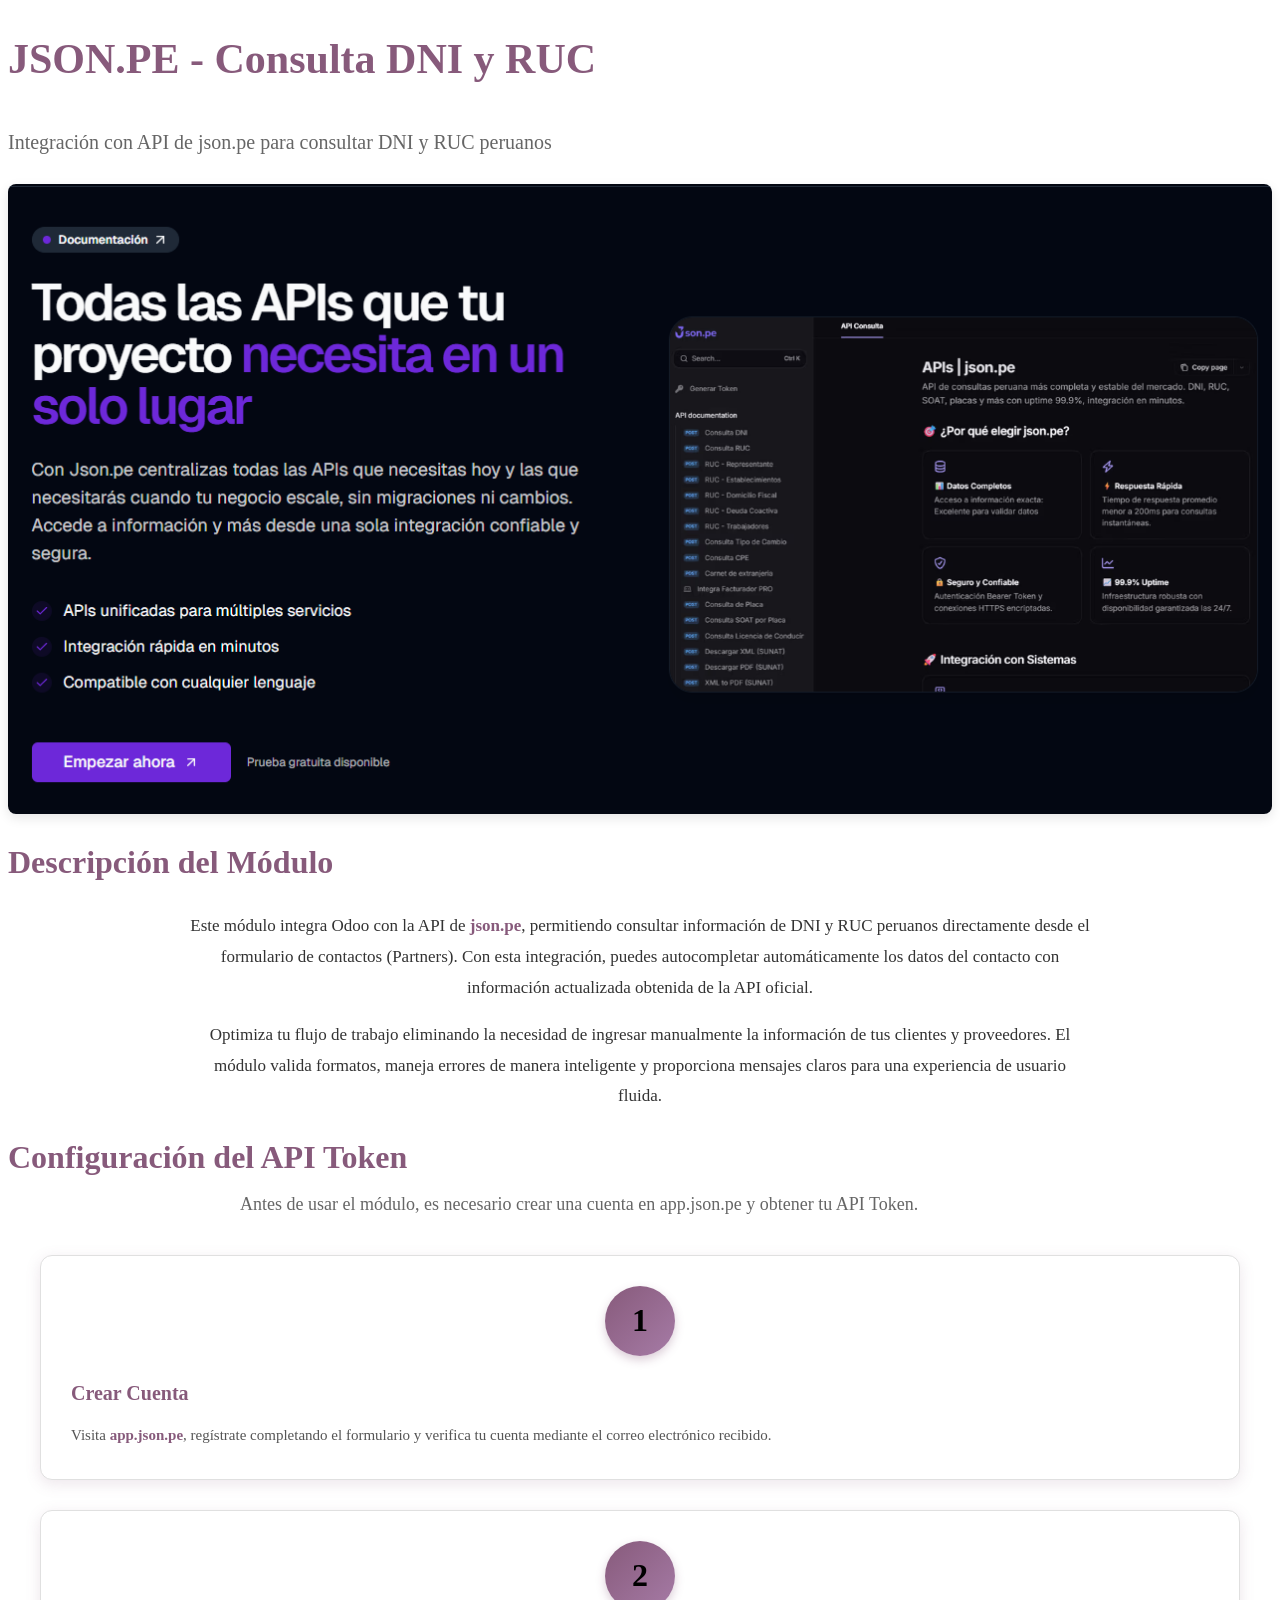
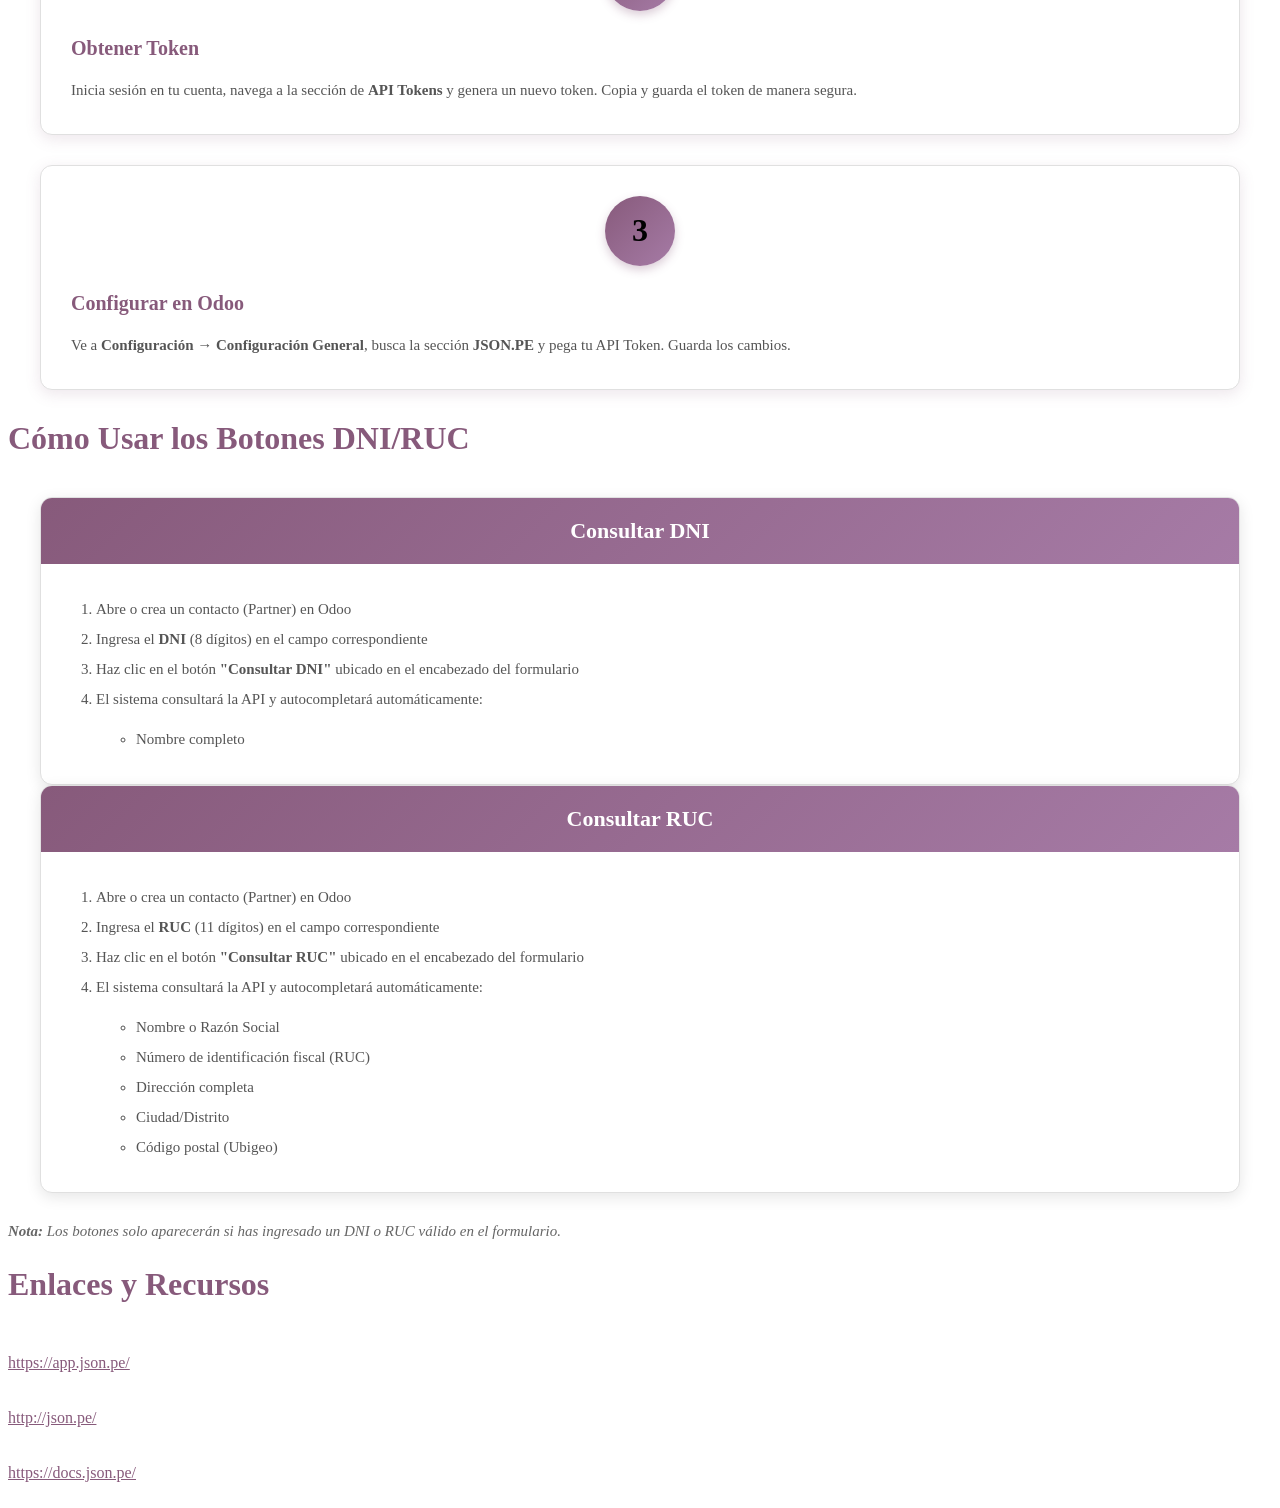
<file: pos/json_pe/static/description/index.html>
<!DOCTYPE html>
<html>
<head>
    <meta charset="utf-8">
    <title>JSON.PE - Consulta DNI y RUC</title>
</head>
<body>
    <!-- Hero Section -->
    <section class="oe_container">
        <div class="oe_row oe_spaced">
            <div class="oe_span12">
                <h2 class="oe_slogan" style="color:#875A7B; font-size: 42px; font-weight: 700; margin-bottom: 10px;">JSON.PE - Consulta DNI y RUC</h2>
                <br>
                <h3 class="oe_slogan" style="font-size: 20px; color: #666; font-weight: 300; margin-bottom: 30px;">Integración con API de json.pe para consultar DNI y RUC peruanos</h3>
            </div>
            <div class="oe_span12">
                <div class="oe_demo oe_picture oe_screenshot">
                    <img src="portada.png" alt="JSON.PE Portada" style="width: 100%; border-radius: 8px; box-shadow: 0 4px 12px rgba(0,0,0,0.1);"/>
                </div>
            </div>
        </div>
    </section>

    <!-- Descripción -->
    <section class="oe_container">
        <div class="oe_row oe_spaced">
            <div class="oe_span12">
                <h2 class="oe_slogan" style="color:#875A7B; font-size: 32px; font-weight: 600; margin-bottom: 30px;">Descripción del Módulo</h2>
                <div class="oe_span12" style="max-width: 900px; margin: 0 auto;">
                    <p class="oe_mt32" style="font-size: 17px; line-height: 1.8; color: #333; text-align: center;">
                        Este módulo integra Odoo con la API de <strong style="color: #875A7B;">json.pe</strong>, permitiendo consultar información de DNI y RUC peruanos directamente desde el formulario de contactos (Partners). Con esta integración, puedes autocompletar automáticamente los datos del contacto con información actualizada obtenida de la API oficial.
                    </p>
                    <p class="oe_mt16" style="font-size: 17px; line-height: 1.8; color: #333; text-align: center;">
                        Optimiza tu flujo de trabajo eliminando la necesidad de ingresar manualmente la información de tus clientes y proveedores. El módulo valida formatos, maneja errores de manera inteligente y proporciona mensajes claros para una experiencia de usuario fluida.
                    </p>
                </div>
            </div>
        </div>
    </section>

    <!-- Configuración del API Token - FONDO BLANCO -->
    <section class="oe_container">
        <div class="oe_row oe_spaced">
            <div class="oe_span12">
                <h2 class="oe_slogan" style="color:#875A7B; font-size: 32px; font-weight: 600; margin-bottom: 15px;">Configuración del API Token</h2>
                <p class="oe_mt32 text-center" style="font-size: 18px; color: #666; margin-bottom: 40px; max-width: 800px; margin-left: auto; margin-right: auto;">
                    Antes de usar el módulo, es necesario crear una cuenta en app.json.pe y obtener tu API Token.
                </p>
            </div>
            <div class="oe_span12">
                <div class="oe_row" style="max-width: 1200px; margin: 0 auto;">
                    <div class="oe_span4" style="padding: 30px; margin-bottom: 30px; background: #ffffff; border-radius: 12px; box-shadow: 0 4px 15px rgba(135,90,123,0.15); border: 1px solid #e0e0e0; transition: transform 0.3s, box-shadow 0.3s;">
                        <div class="oe_row_img oe_centered" style="margin-bottom: 25px;">
                            <div style="width: 70px; height: 70px; background: linear-gradient(135deg, #875A7B 0%, #a67ba6 100%); border-radius: 50%; display: flex; align-items: center; justify-content: center; margin: 0 auto; box-shadow: 0 4px 10px rgba(135,90,123,0.3);">
                                <span style="font-size: 32px; color: black; font-weight: bold;">1</span>
                            </div>
                        </div>
                        <h4 class="text-center" style="color: #875A7B; margin-bottom: 18px; font-size: 20px; font-weight: 600;"><b>Crear Cuenta</b></h4>
                        <p class="text-justify" style="margin: 0; line-height: 1.7; color: #555; font-size: 15px;">
                            Visita <a href="https://app.json.pe/" target="_blank" style="color: #875A7B; font-weight: bold; text-decoration: none;"><strong>app.json.pe</strong></a>, regístrate completando el formulario y verifica tu cuenta mediante el correo electrónico recibido.
                        </p>
                    </div>
                    <div class="oe_span4" style="padding: 30px; margin-bottom: 30px; background: #ffffff; border-radius: 12px; box-shadow: 0 4px 15px rgba(135,90,123,0.15); border: 1px solid #e0e0e0; transition: transform 0.3s, box-shadow 0.3s;">
                        <div class="oe_row_img oe_centered" style="margin-bottom: 25px;">
                            <div style="width: 70px; height: 70px; background: linear-gradient(135deg, #875A7B 0%, #a67ba6 100%); border-radius: 50%; display: flex; align-items: center; justify-content: center; margin: 0 auto; box-shadow: 0 4px 10px rgba(135,90,123,0.3);">
                                <span style="font-size: 32px; color: black; font-weight: bold;">2</span>
                            </div>
                        </div>
                        <h4 class="text-center" style="color: #875A7B; margin-bottom: 18px; font-size: 20px; font-weight: 600;"><b>Obtener Token</b></h4>
                        <p class="text-justify" style="margin: 0; line-height: 1.7; color: #555; font-size: 15px;">
                            Inicia sesión en tu cuenta, navega a la sección de <strong>API Tokens</strong> y genera un nuevo token. Copia y guarda el token de manera segura.
                        </p>
                    </div>
                    <div class="oe_span4" style="padding: 30px; margin-bottom: 30px; background: #ffffff; border-radius: 12px; box-shadow: 0 4px 15px rgba(135,90,123,0.15); border: 1px solid #e0e0e0; transition: transform 0.3s, box-shadow 0.3s;">
                        <div class="oe_row_img oe_centered" style="margin-bottom: 25px;">
                            <div style="width: 70px; height: 70px; background: linear-gradient(135deg, #875A7B 0%, #a67ba6 100%); border-radius: 50%; display: flex; align-items: center; justify-content: center; margin: 0 auto; box-shadow: 0 4px 10px rgba(135,90,123,0.3);">
                                <span style="font-size: 32px; color: black; font-weight: bold;">3</span>
                            </div>
                        </div>
                        <h4 class="text-center" style="color: #875A7B; margin-bottom: 18px; font-size: 20px; font-weight: 600;"><b>Configurar en Odoo</b></h4>
                        <p class="text-justify" style="margin: 0; line-height: 1.7; color: #555; font-size: 15px;">
                            Ve a <strong>Configuración → Configuración General</strong>, busca la sección <strong>JSON.PE</strong> y pega tu API Token. Guarda los cambios.
                        </p>
                    </div>
                </div>
            </div>
        </div>
    </section>

    <!-- Cómo Usar los Botones -->
    <section class="oe_container">
        <div class="oe_row oe_spaced">
            <div class="oe_span12">
                <h2 class="oe_slogan" style="color:#875A7B; font-size: 32px; font-weight: 600; margin-bottom: 40px;">Cómo Usar los Botones DNI/RUC</h2>
            </div>
            <div class="oe_span12">
                <div class="oe_row" style="max-width: 1200px; margin: 0 auto;">
                    <div class="oe_span6">
                        <div style="background: #ffffff; border-radius: 12px; box-shadow: 0 4px 15px rgba(0,0,0,0.1); overflow: hidden; border: 1px solid #e0e0e0;">
                            <div style="background: linear-gradient(135deg, #875A7B 0%, #a67ba6 100%); color: white; padding: 20px; text-align: center;">
                                <h4 style="margin: 0; font-size: 22px; font-weight: 600;"><strong>Consultar DNI</strong></h4>
                            </div>
                            <div style="padding: 30px;">
                                <ol style="padding-left: 25px; margin: 0; line-height: 2; color: #555; font-size: 15px;">
                                    <li>Abre o crea un contacto (Partner) en Odoo</li>
                                    <li>Ingresa el <strong>DNI</strong> (8 dígitos) en el campo correspondiente</li>
                                    <li>Haz clic en el botón <strong>"Consultar DNI"</strong> ubicado en el encabezado del formulario</li>
                                    <li>El sistema consultará la API y autocompletará automáticamente:
                                        <ul style="margin-top: 10px;">
                                            <li>Nombre completo</li>
                                        </ul>
                                    </li>
                                </ol>
                            </div>
                        </div>
                    </div>
                    <div class="oe_span6">
                        <div style="background: #ffffff; border-radius: 12px; box-shadow: 0 4px 15px rgba(0,0,0,0.1); overflow: hidden; border: 1px solid #e0e0e0;">
                            <div style="background: linear-gradient(135deg, #875A7B 0%, #a67ba6 100%); color: white; padding: 20px; text-align: center;">
                                <h4 style="margin: 0; font-size: 22px; font-weight: 600;"><strong>Consultar RUC</strong></h4>
                            </div>
                            <div style="padding: 30px;">
                                <ol style="padding-left: 25px; margin: 0; line-height: 2; color: #555; font-size: 15px;">
                                    <li>Abre o crea un contacto (Partner) en Odoo</li>
                                    <li>Ingresa el <strong>RUC</strong> (11 dígitos) en el campo correspondiente</li>
                                    <li>Haz clic en el botón <strong>"Consultar RUC"</strong> ubicado en el encabezado del formulario</li>
                                    <li>El sistema consultará la API y autocompletará automáticamente:
                                        <ul style="margin-top: 10px;">
                                            <li>Nombre o Razón Social</li>
                                            <li>Número de identificación fiscal (RUC)</li>
                                            <li>Dirección completa</li>
                                            <li>Ciudad/Distrito</li>
                                            <li>Código postal (Ubigeo)</li>
                                        </ul>
                                    </li>
                                </ol>
                            </div>
                        </div>
                    </div>
                </div>
                <div class="oe_span12" style="margin-top: 30px;">
                    <p class="text-center" style="color: #666; font-size: 15px; font-style: italic;">
                        <strong>Nota:</strong> Los botones solo aparecerán si has ingresado un DNI o RUC válido en el formulario.
                    </p>
                </div>
            </div>
        </div>
    </section>

    <!-- Enlaces y Recursos -->
    <section class="oe_container oe_dark">
        <div class="oe_row oe_spaced">
            <div class="oe_span12">
                <h2 class="oe_slogan" style="color:#875A7B; font-size: 32px; font-weight: 600; margin-bottom: 40px;">Enlaces y Recursos</h2>
                <div class="oe_mt32 text-center" style="font-size: 16px; line-height: 2.5;">
                    <p style="margin: 15px 0;">
                        <a href="https://app.json.pe/" target="_blank" rel="noopener noreferrer" style="color: #875A7B; text-decoration: underline;">
                            https://app.json.pe/
                        </a>
                    </p>
                    <p style="margin: 15px 0;">
                        <a href="http://json.pe/" target="_blank" rel="noopener noreferrer" style="color: #875A7B; text-decoration: underline;">
                            http://json.pe/
                        </a>
                    </p>
                    <p style="margin: 15px 0;">
                        <a href="https://docs.json.pe/" target="_blank" rel="noopener noreferrer" style="color: #875A7B; text-decoration: underline;">
                            https://docs.json.pe/
                        </a>
                    </p>
                </div>
            </div>
        </div>
    </section>
</body>
</html>
</file>
